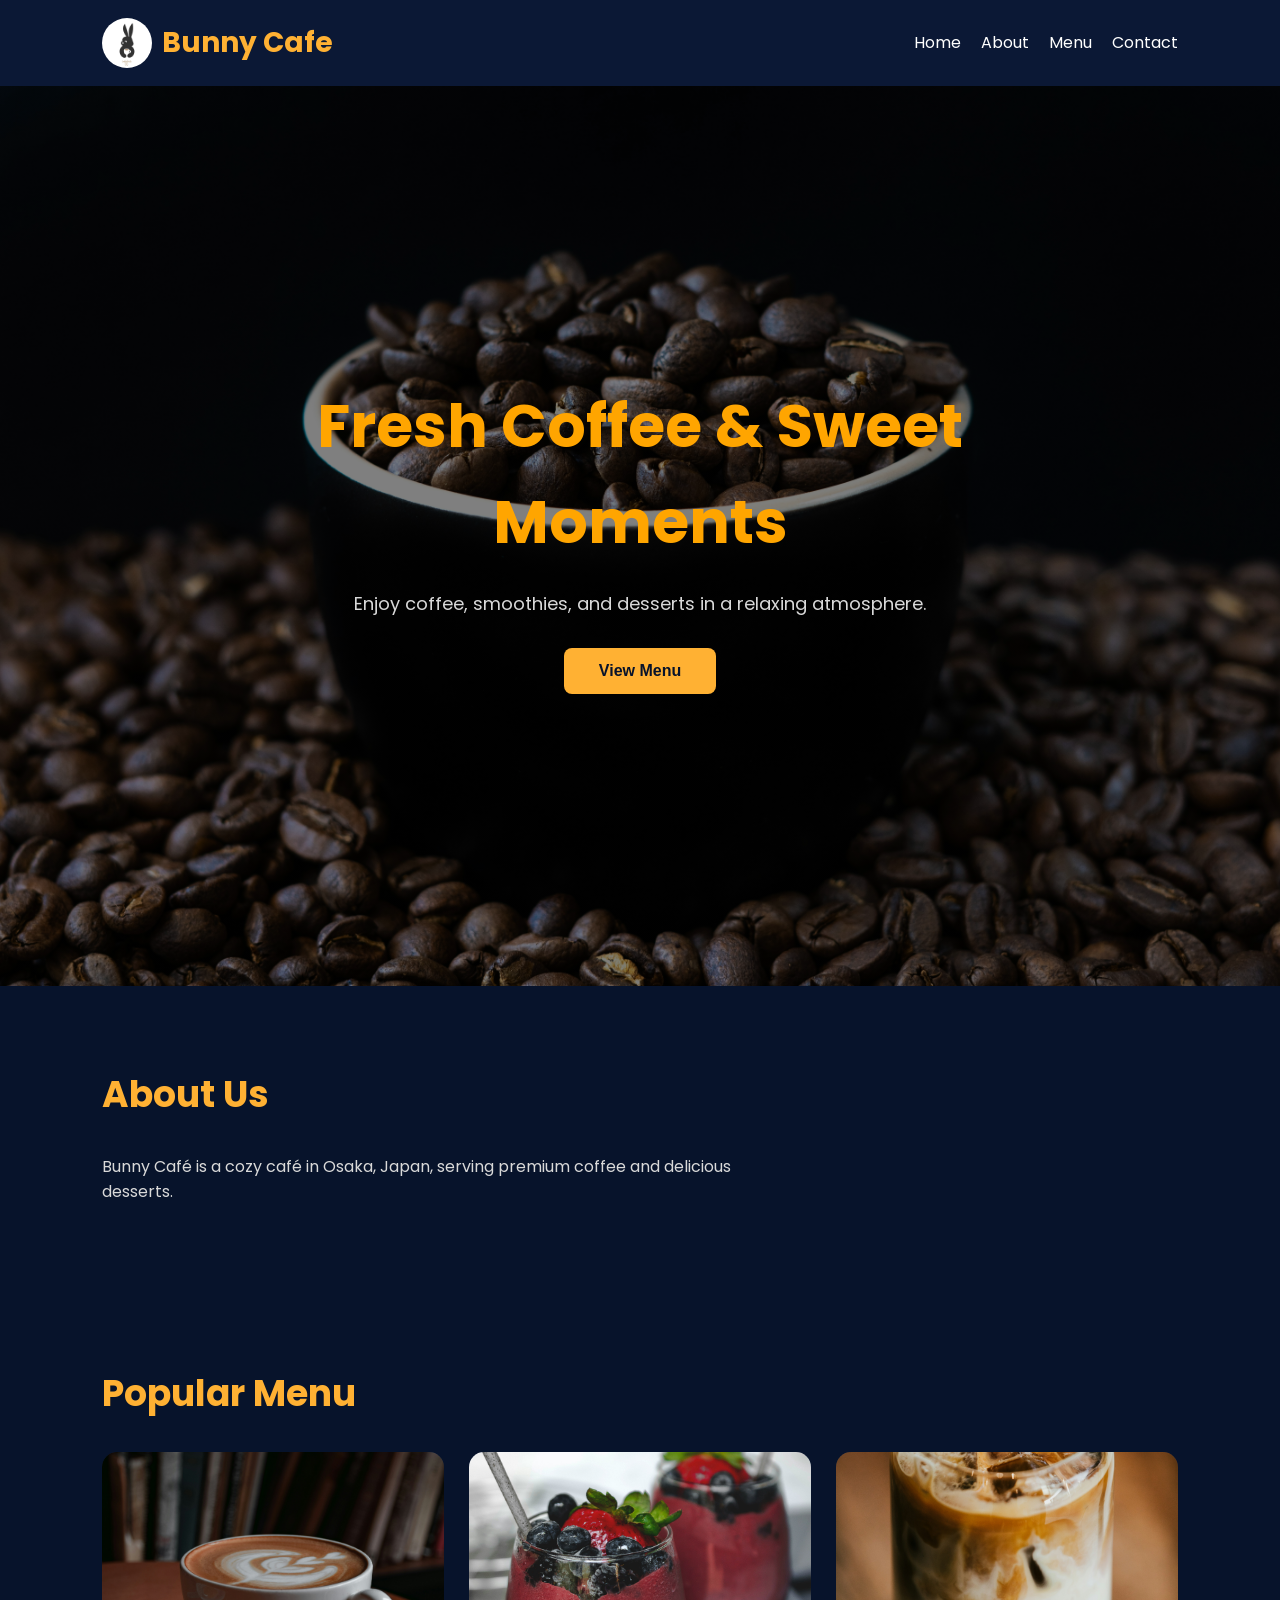
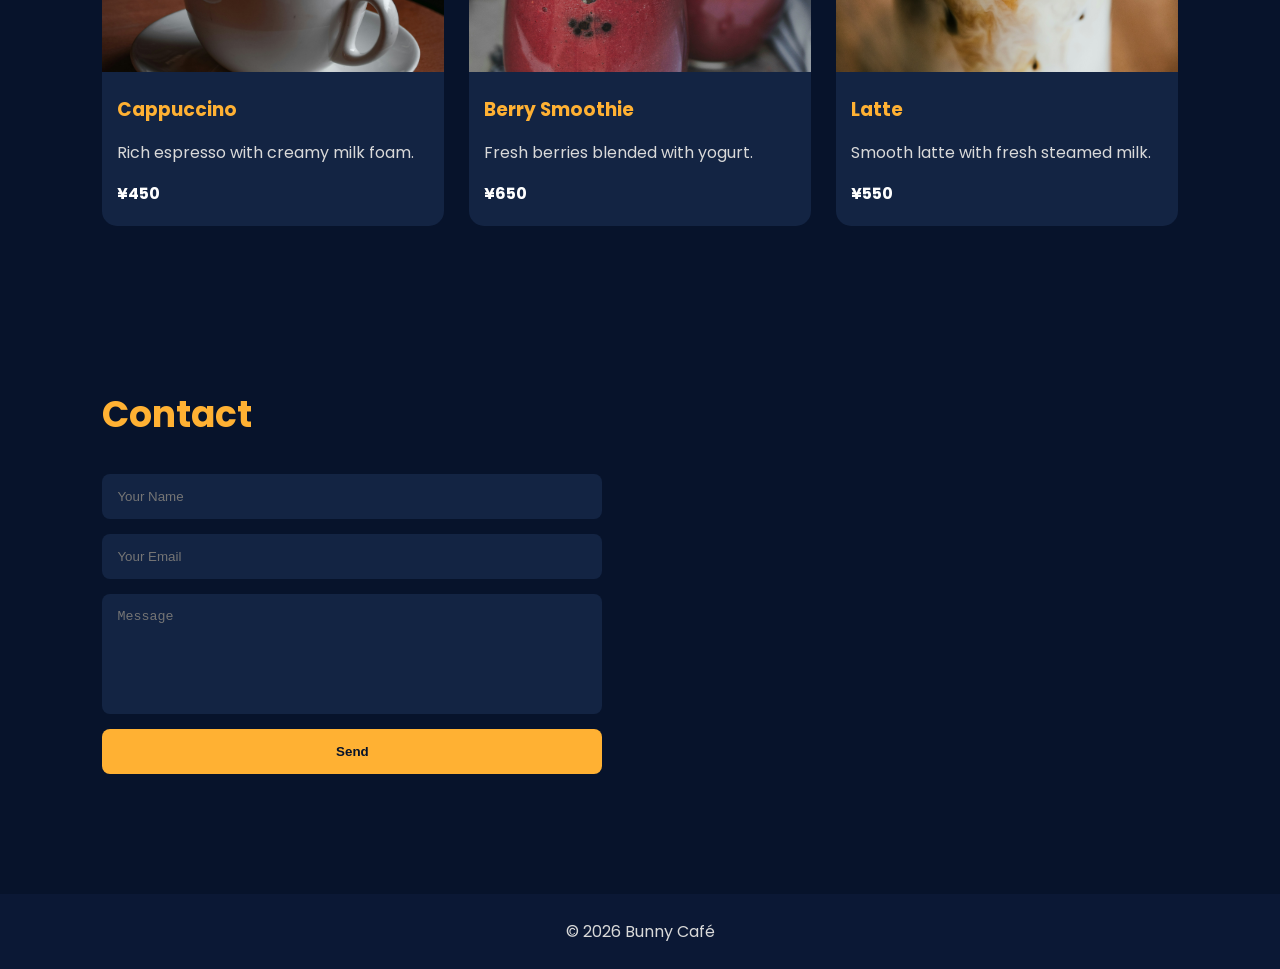
<file: For github/cafe/index.html>
<!DOCTYPE html>
<html lang="en">
<head>
    <meta charset="UTF-8">
    <meta name="viewport" content="width=device-width, initial-scale=1.0">

    <title>Bunny Café</title>

    <link rel="stylesheet" href="style.css">
    <script src="script.js" defer></script>
</head>

<body>

    <!-- HEADER -->
    <header>

        <div class="logo">
            <img src="log.1.jpg" alt="Bunny cafe logo">
            <span>Bunny Cafe</span>
        </div>

        <button class="menu-btn">☰</button>

        <nav>
            <a href="#home">Home</a>
            <a href="#about">About</a>
            <a href="#menu">Menu</a>
            <a href="#contact">Contact</a>
        </nav>

    </header>


    <!-- HERO -->
    <section id="home" class="hero">

        <div class="hero-content">

            <h1>Fresh Coffee & Sweet Moments</h1>

            <p>
                Enjoy coffee, smoothies, and desserts
                in a relaxing atmosphere.
            </p>

            <button>View Menu</button>

        </div>

    </section>


    <!-- ABOUT -->
    <section id="about">

        <h2>About Us</h2>

        <p>
            Bunny Café is a cozy café in Osaka, Japan,
            serving premium coffee and delicious desserts.
        </p>

    </section>


    <!-- MENU -->
    <section id="menu">

        <h2>Popular Menu</h2>

        <div class="menu-container">

            <div class="menu-item">

                <img src="img4.jpg" alt="Cappuccino">

                <h3>Cappuccino</h3>

                <p>Rich espresso with creamy milk foam.</p>

                <span>¥450</span>

            </div>

            <div class="menu-item">

                <img src="berry.jpg" alt="Berry Smoothie">

                <h3>Berry Smoothie</h3>

                <p>Fresh berries blended with yogurt.</p>

                <span>¥650</span>

            </div>

            <div class="menu-item">

                <img src="latte.jpg" alt="Latte">

                <h3>Latte</h3>

                <p>Smooth latte with fresh steamed milk.</p>

                <span>¥550</span>

            </div>

        </div>

    </section>


    <!-- CONTACT -->
    <section id="contact">

        <h2>Contact</h2>

        <form class="contact-form">

            <input type="text" placeholder="Your Name" required>

            <input type="email" placeholder="Your Email" required>

            <textarea placeholder="Message"></textarea>

            <button type="submit">Send</button>

        </form>

    </section>


    <!-- FOOTER -->
    <footer>

        <p>© 2026 Bunny Café</p>

    </footer>

</body>
</html>
</file>
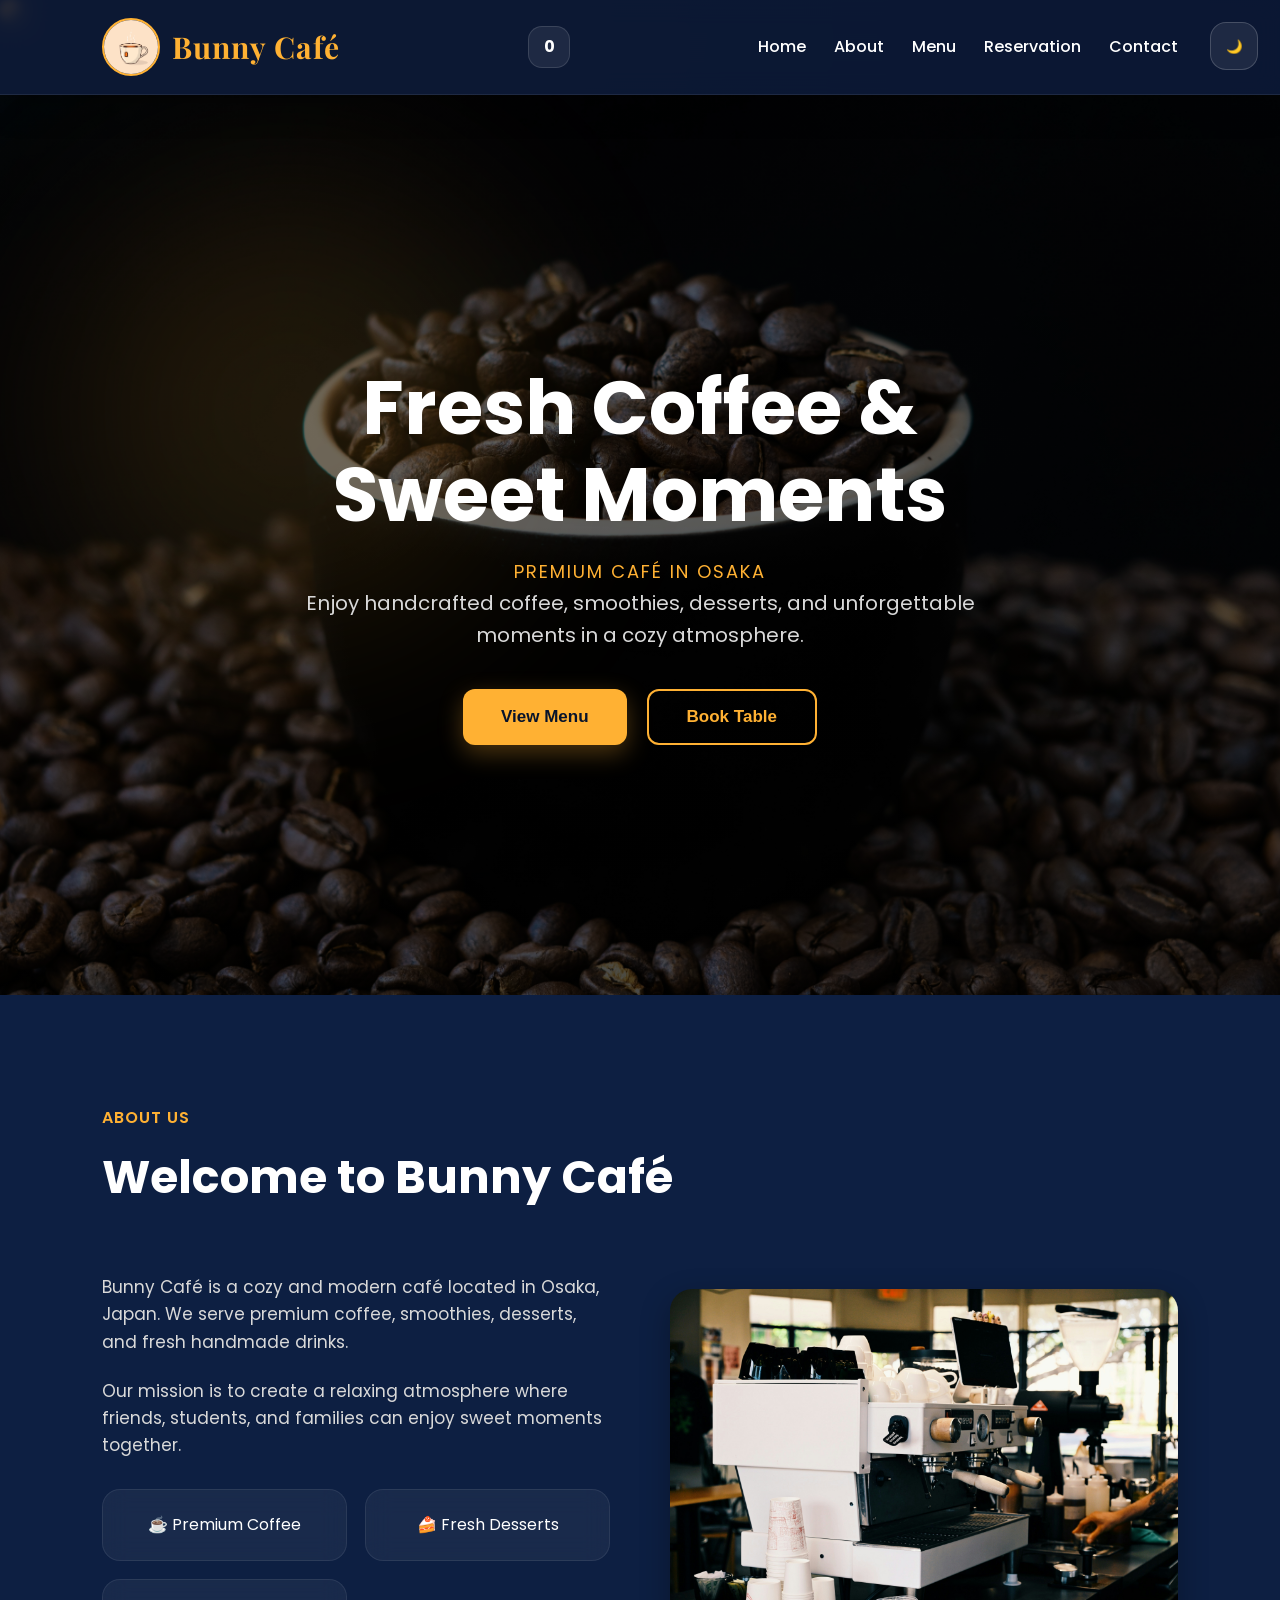
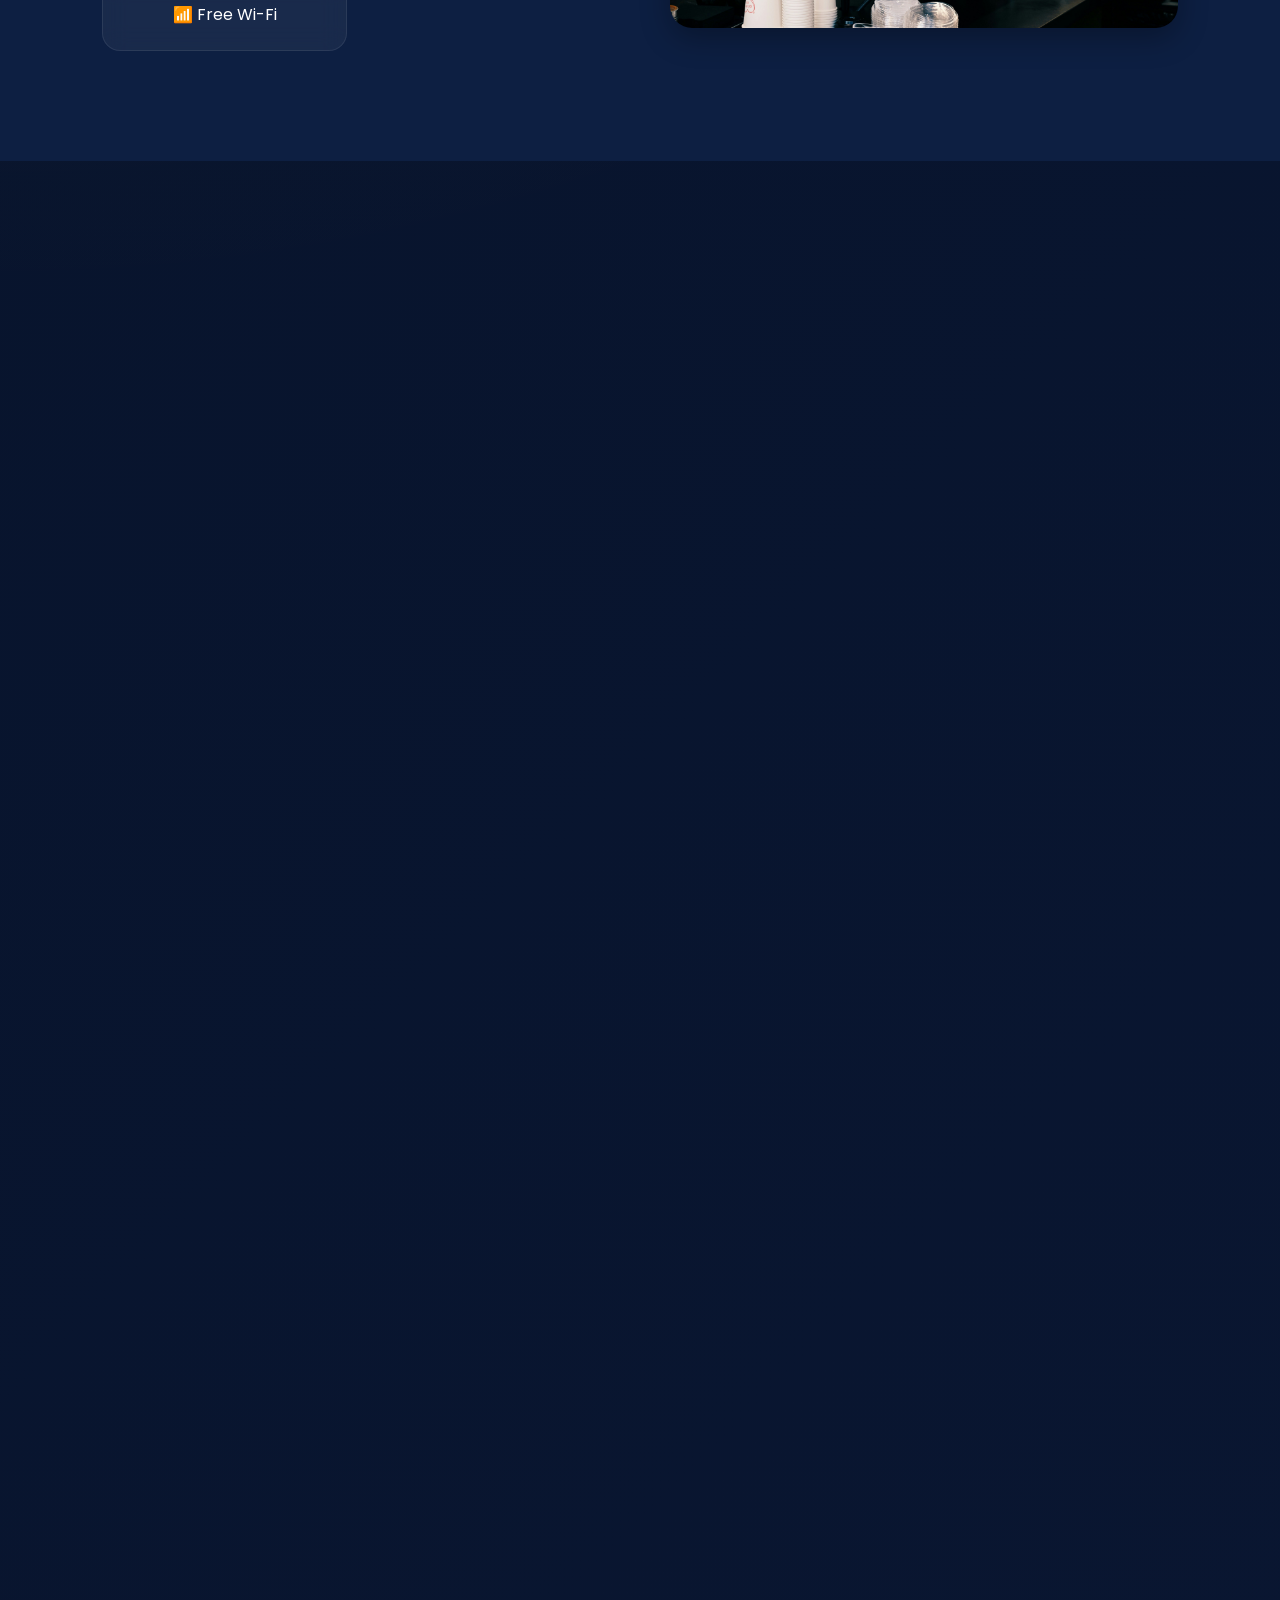
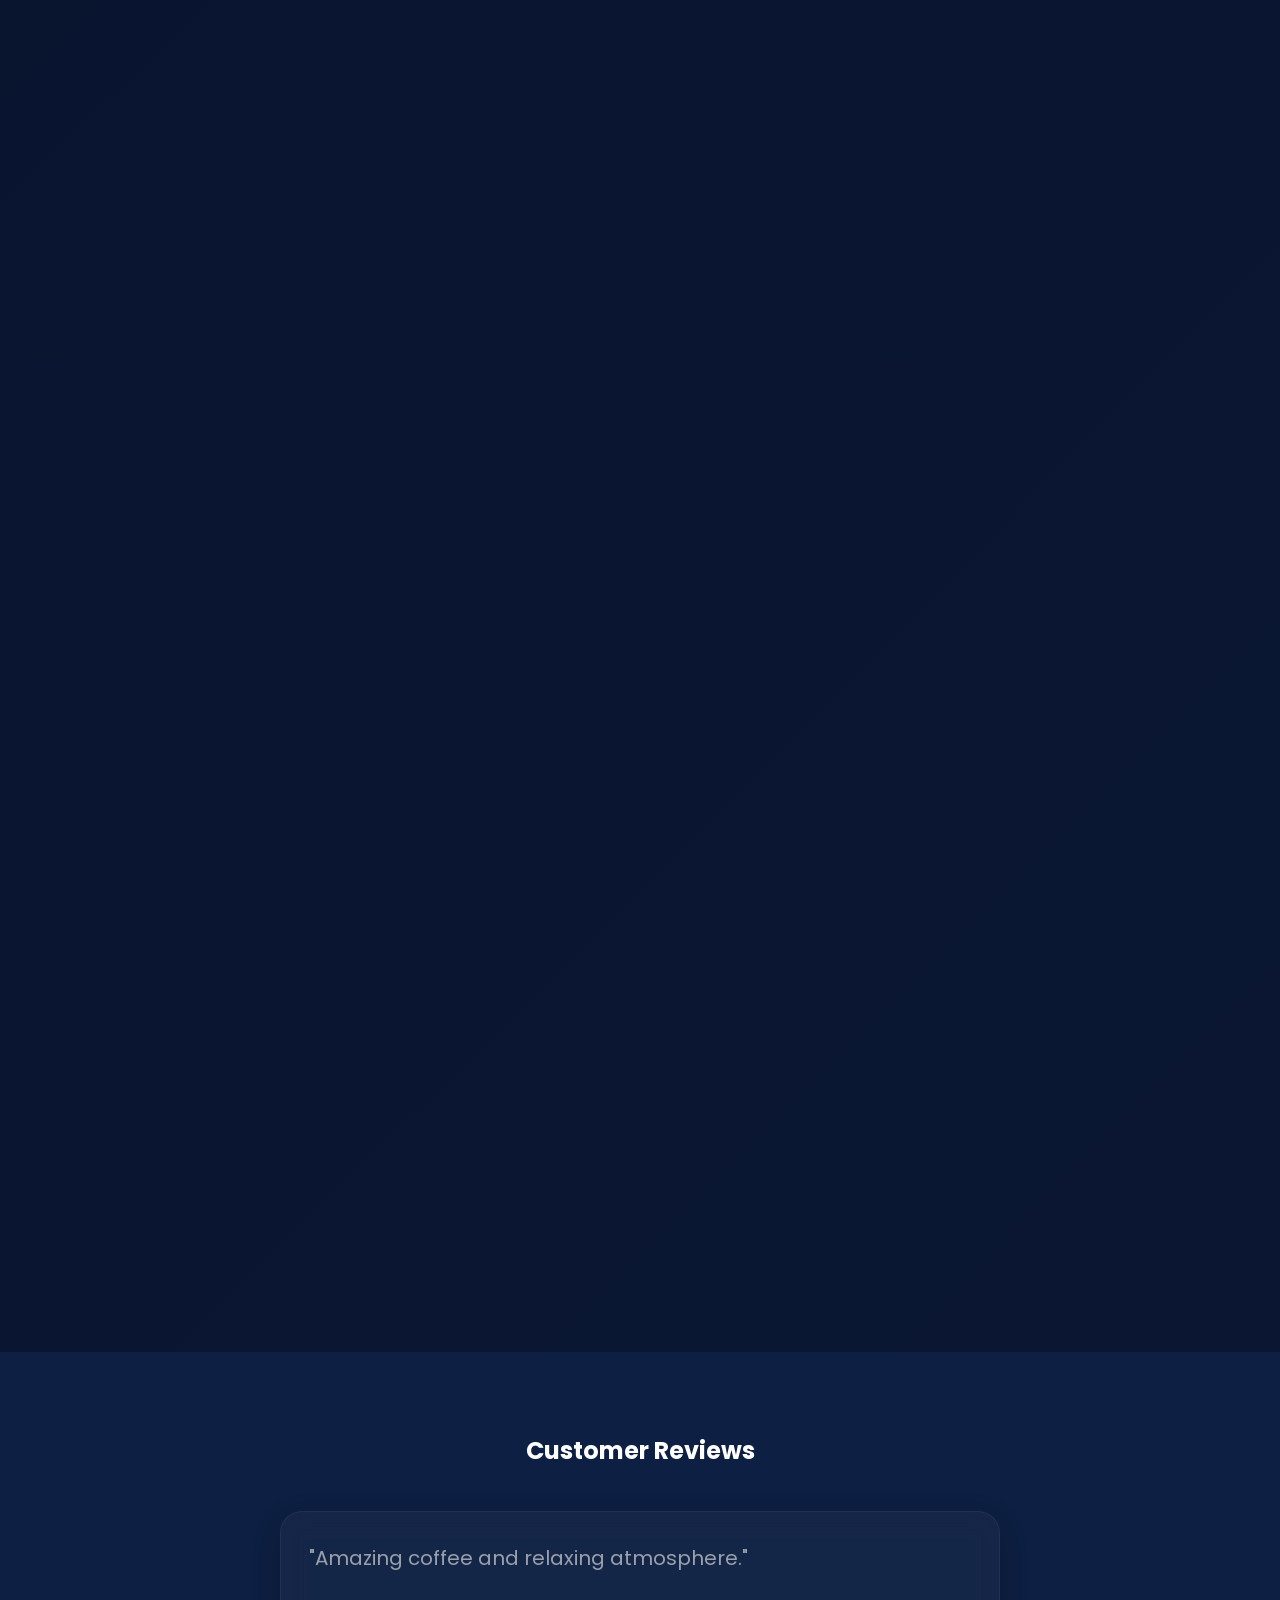
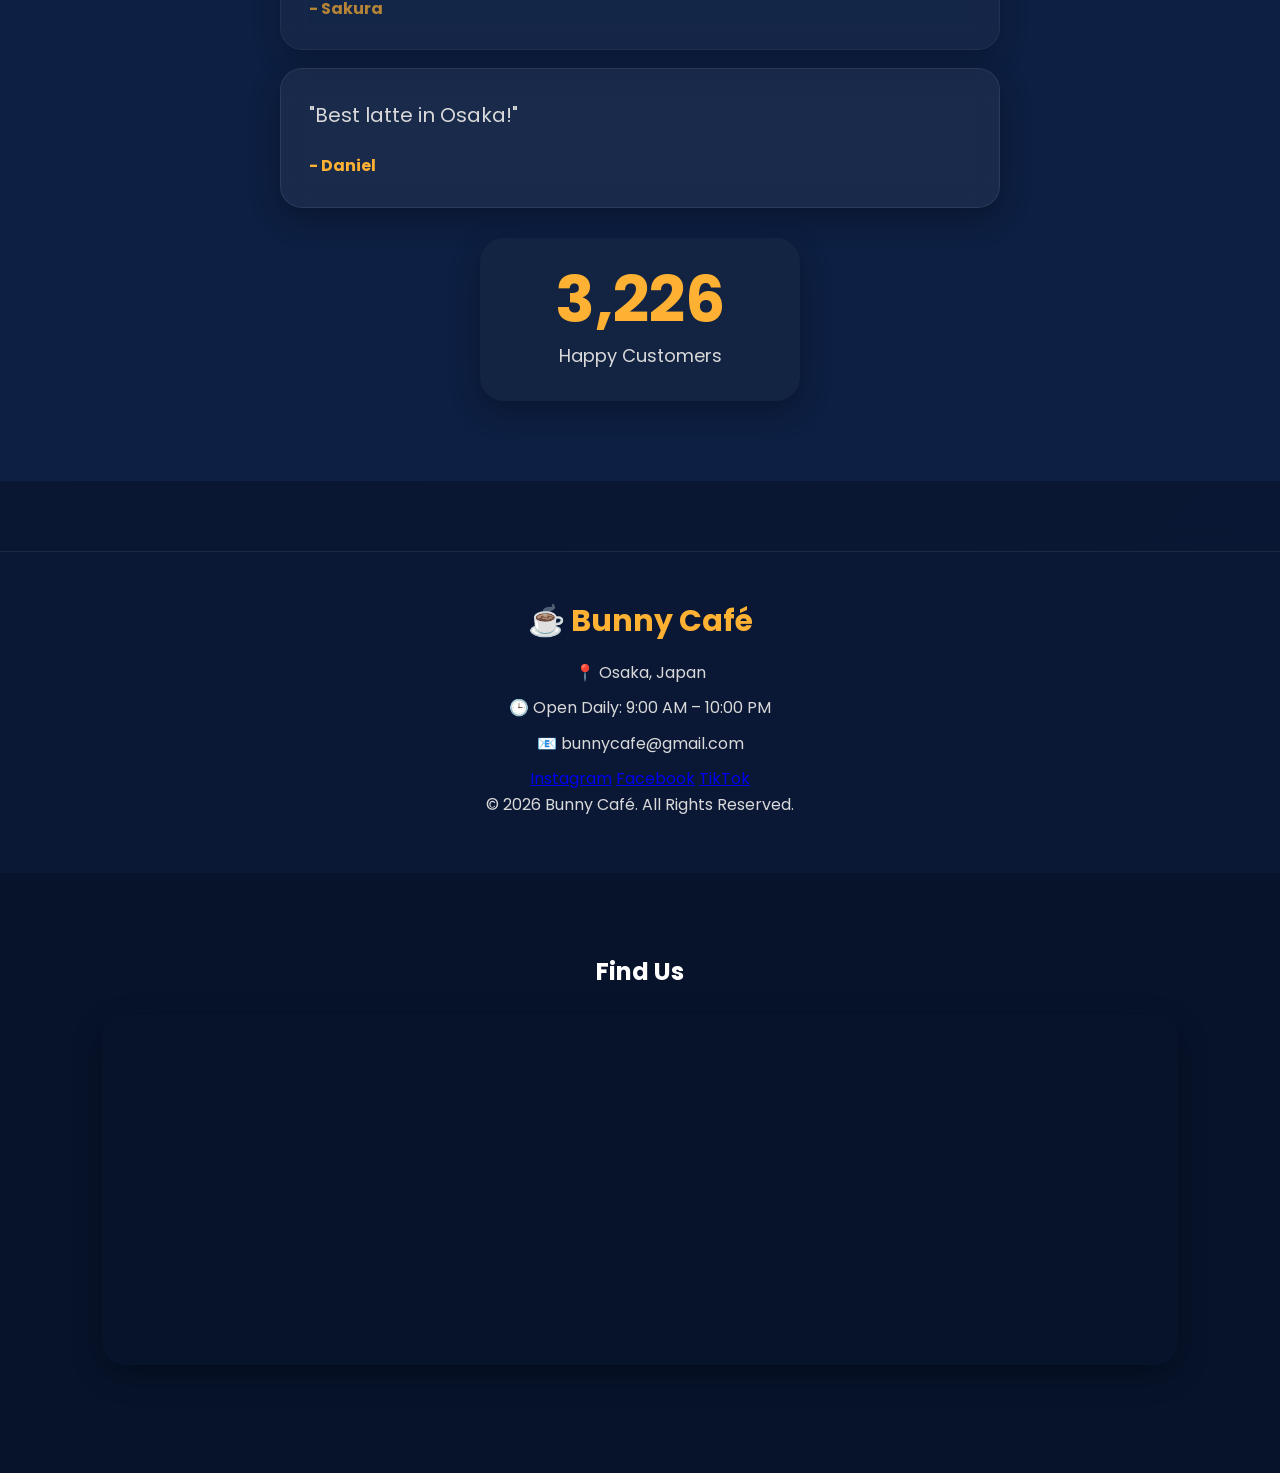
<file: For github/exercise/cafe/index.html>
<!DOCTYPE html>
<html lang="en">

<head>

    <meta charset="UTF-8">

    <meta name="viewport" content="width=device-width, initial-scale=1.0">

    <title>Bunny Café</title>

    <!-- GOOGLE FONT -->

    <link rel="preconnect" href="https://fonts.googleapis.com">

    <link rel="preconnect" href="https://fonts.gstatic.com" crossorigin>

    <link href="https://fonts.googleapis.com/css2?family=Poppins:wght@300;400;500;600;700&display=swap"
        rel="stylesheet">

    <!-- CSS -->

    <link rel="stylesheet" href="style.css">

    <!-- JAVASCRIPT -->

    <script src="script.js" defer></script>
    <link href="https://fonts.googleapis.com/css2?family=Playfair+Display:wght@700&display=swap" rel="stylesheet">
    <meta name="description" content="Bunny Café Osaka - Premium coffee, smoothies and desserts.">

    <link rel="icon" href="logo.jpg">
</head>

<body>
    <div class="cursor"></div>

    <!-- HEADER -->

    <header>

        <div class="logo">

            <img src="logo.jpg" alt="Bunny Café Logo">

            <span>Bunny Café</span>

        </div>

        <button class="menu-btn" aria-label="Toggle navigation" aria-expanded="false" type="button">
            ☰
        </button>

        <div class="cart-badge" aria-label="Cart items">
            <span id="cartCount">0</span>
        </div>

        <nav aria-label="Primary navigation">

            <a href="#home">Home</a>

            <a href="#about">About</a>

            <a href="#menu">Menu</a>

            <a href="#reservation">Reservation</a>

            <a href="#contact">Contact</a>

        </nav>

    </header>

    <main>

    <!-- HERO SECTION -->
    <section id="home" class="hero">
        <div class="overlay"></div>

        <div class="hero-content">
            <h1 id="typing"></h1>

            <span class="hero-subtitle">
                Premium Café in Osaka
            </span>

            <p>
                Enjoy handcrafted coffee, smoothies, desserts,
                and unforgettable moments in a cozy atmosphere.
            </p>

            <div class="hero-buttons">
                <button id="viewMenuBtn" type="button">View Menu</button>

                <button id="bookTableBtn" class="secondary-btn" type="button">
                    Book Table
                </button>
            </div>
        </div>
    </section>


    <!-- ABOUT -->

    <section id="about">

        <div class="section-title">

            <span>About Us</span>

            <h2>Welcome to Bunny Café</h2>

        </div>

        <div class="about-container">

            <div class="about-text">

                <p>
                    Bunny Café is a cozy and modern café
                    located in Osaka, Japan.
                    We serve premium coffee, smoothies,
                    desserts, and fresh handmade drinks.
                </p>

                <p>
                    Our mission is to create a relaxing
                    atmosphere where friends, students,
                    and families can enjoy sweet moments together.
                </p>

                <div class="about-features">

                    <div class="feature-card">
                        ☕ Premium Coffee
                    </div>

                    <div class="feature-card">
                        🍰 Fresh Desserts
                    </div>

                    <div class="feature-card">
                        📶 Free Wi-Fi
                    </div>

                </div>

            </div>

            <div class="about-image">
                <img src="cafe (2).jpg" alt="Bunny Café Interior" loading="lazy">
            </div>

        </div>

    </section>

    <button id="themeToggle" class="theme-toggle" aria-label="Toggle dark mode" title="Toggle dark mode" type="button" aria-pressed="false">
        🌙
    </button>


    <!-- MENU -->

    <section id="menu">

        <div class="section-title">

            <span>Our Menu</span>

            <h2>Popular Drinks</h2>

        </div>

        <div class="menu-container">


            <!-- CAPPUCCINO -->

            <div class="menu-item">



                <img src="capcuno.jpg" alt="Cappuccino" loading="lazy">

                <div class="menu-content">

                    <h3>Cappuccino</h3>

                    <p>
                        Rich espresso with creamy milk foam.
                    </p>

                    <span>¥450</span>
                    <button type="button" data-item="Cappuccino">Order Now</button>

                </div>

            </div>


            <!-- SMOOTHIE -->

            <div class="menu-item">

                <img src="berry.jpg" alt="Berry Smoothie" loading="lazy">

                <div class="menu-content">

                    <h3>Berry Smoothie</h3>

                    <p>
                        Fresh berries blended with yogurt.
                    </p>

                    <span>¥650</span>
                    <button type="button" data-item="Berry Smoothie">Order Now</button>

                </div>

            </div>


            <!-- LATTE -->

            <div class="menu-item">

                <img src="latte.jpg" alt="Latte" loading="lazy">

                <div class="menu-content">

                    <h3>Latte</h3>

                    <p>
                        Smooth latte with fresh steamed milk.
                    </p>

                    <span>¥550</span>
                    <button type="button" data-item="Latte">Order Now</button>

                </div>

            </div>


            <!-- ESPRESSO -->

            <div class="menu-item">

                <img src="epresso.jpg" alt="Espresso" loading="lazy">

                <div class="menu-content">

                    <h3>Espresso</h3>

                    <p>
                        Strong and aromatic premium espresso.
                    </p>

                    <span>¥400</span>
                    <button type="button" data-item="Espresso">Order Now</button>

                </div>

            </div>

        </div>

    </section>


    <!-- RESERVATION -->

    <section id="reservation">

        <div class="section-title">

            <span>Book Table</span>

            <h2>Reservation</h2>

        </div>

        <div class="reservation-box">

            <form id="reservationForm" class="reservation-form">
                <label class="sr-only" for="guestName">Your Name</label>
                <input type="text" id="guestName" name="guestName" placeholder="Your Name" required>

                <label class="sr-only" for="guestCount">Number of Guests</label>
                <input type="number" id="guestCount" name="guestCount" placeholder="Number of Guests" min="1" required>

                <div class="button-row">
                    <button type="submit">Reserve Table</button>
                    <button type="button" id="recommendBtn">Recommend Drink</button>
                </div>

                <p id="guestResult" aria-live="polite"></p>
                <p id="recommendResult" aria-live="polite"></p>
            </form>

            <div class="reservation-image">
                <img src="cafe.jpg" alt="Bunny Café Interior" loading="lazy">
            </div>
        </div>


    </section>


    <!-- CONTACT -->

    <section id="contact">

        <div class="section-title">

            <span>Get In Touch</span>

            <h2>Contact Us</h2>

        </div>

        <form class="contact-form">

            <label class="sr-only" for="contactName">Your Name</label>
            <input id="contactName" name="contactName" type="text" placeholder="Your Name" required>

            <label class="sr-only" for="contactEmail">Your Email</label>
            <input id="contactEmail" name="contactEmail" type="email" placeholder="Your Email" required>

            <label class="sr-only" for="contactMessage">Message</label>
            <textarea id="contactMessage" name="contactMessage" placeholder="Message" rows="5" required></textarea>

            <button type="submit">
                Send Message
            </button>

        </form>

    </section>

    <section id="reviews">

        <h2>Customer Reviews</h2>

        <div class="review active">
            <p>"Amazing coffee and relaxing atmosphere."</p>
            <h4>- Sakura</h4>
        </div>

        <div class="review">
            <p>"Best latte in Osaka!"</p>
            <h4>- Daniel</h4>
        </div>

        <div class="stats" data-target="5000" aria-labelledby="customers-label">
            <h3 id="customers">0</h3>
            <p id="customers-label">Happy Customers</p>
        </div>

    </section>


    <!-- FOOTER -->

    <footer>

        <div class="footer-logo">
            ☕ Bunny Café
        </div>

        <p>📍 Osaka, Japan</p>
        <p>🕒 Open Daily: 9:00 AM – 10:00 PM</p>
        <p>📧 bunnycafe@gmail.com</p>

        <div class="socials">
            <a href="#">Instagram</a>
            <a href="#">Facebook</a>
            <a href="#">TikTok</a>
        </div>

        <p class="copyright">
            © 2026 Bunny Café. All Rights Reserved.
        </p>

    </footer>

    <section id="map">

        <h2>Find Us</h2>

        <iframe src="https://www.google.com/maps/embed?pb=" width="100%" height="350" style="border:0;"
            allowfullscreen="" loading="lazy">
        </iframe>

    </section>

    </main>

    <div id="loader">
        <div class="spinner"></div>
    </div>
</body>


</html>
</file>
<file: For github/cafe/style.css>
@import url('https://fonts.googleapis.com/css2?family=Poppins:wght@300;400;500;600;700&display=swap');

*{
    margin:0;
    padding:0;
    box-sizing:border-box;
    scroll-behavior:smooth;
}

:root{
    --bg:#07132b;
    --card:#132443;
    --header:#0b1835;
    --main:#ffb133;
    --white:#ffffff;
    --light:#d9d9d9;
}

body{
    font-family:'Poppins',sans-serif;
    background:var(--bg);
    color:var(--white);
    line-height:1.6;
}

/* HEADER */

header{
    background:var(--header);
    padding:18px 8%;
    display:flex;
    justify-content:space-between;
    align-items:center;
    position:sticky;
    top:0;
}

.logo{
    display:flex;
    align-items:center;
    gap:10px;

    font-size:28px;
    font-weight:700;
    color:var(--main);
}

.logo img{
    width: 50px;
    height: 50px;
    object-fit: cover;
    border-radius: 50%;
}

nav{
    display:flex;
    gap:20px;
}

nav a{
    color:white;
    text-decoration:none;
    transition:0.3s;
}

nav a:hover{
    color:var(--main);
}

.menu-btn{
    display:none;
    background:none;
    border:none;
    color:white;
    font-size:28px;
    cursor:pointer;
}

/* HERO */

.hero{
    height:100vh;
    background:
    linear-gradient(rgba(0,0,0,0.5),
    rgba(0,0,0,0.5)),
    url("img1.jpg");

    background-size:cover;
    background-position:center;

    display:flex;
    justify-content:center;
    align-items:center;
    text-align:center;
    padding:20px;
}

.hero-content{
    max-width:700px;
}

.hero h1{
    font-size:60px;
    color:var(--main);
    margin-bottom:20px;
}

.hero p{
    font-size:18px;
    margin-bottom:30px;
    color:var(--light);
}

.hero button{
    padding:14px 35px;
    border:none;
    background:var(--main);
    color:var(--bg);
    border-radius:8px;
    font-size:16px;
    font-weight:600;
    cursor:pointer;
}

.hero button:hover{
    background:white;
}

/* SECTION */

section{
    padding:80px 8%;
}

section h2{
    font-size:36px;
    color:var(--main);
    margin-bottom:30px;
}

/* ABOUT */

#about p{
    max-width:700px;
    color:var(--light);
}

/* MENU */

.menu-container{
    display:grid;
    grid-template-columns:repeat(auto-fit,minmax(250px,1fr));
    gap:25px;
}

.menu-item{
    background:var(--card);
    border-radius:15px;
    overflow:hidden;
}

.menu-item img{
    width:100%;
    height:220px;
    object-fit:cover;
}

.menu-item h3{
    color:var(--main);
    margin:15px;
}

.menu-item p{
    margin:0 15px 15px;
    color:var(--light);
}

.menu-item span{
    display:block;
    margin:0 15px 20px;
    font-weight:bold;
}

/* CONTACT */

.contact-form{
    display:flex;
    flex-direction:column;
    gap:15px;
    max-width:500px;
}

.contact-form input,
.contact-form textarea{
    padding:15px;
    border:none;
    border-radius:8px;
    background:var(--card);
    color:white;
    outline:none;
}

.contact-form textarea{
    min-height:120px;
    resize:none;
}

.contact-form button{
    padding:15px;
    border:none;
    background:var(--main);
    color:var(--bg);
    border-radius:8px;
    font-weight:600;
    cursor:pointer;
}

.contact-form button:hover{
    background:white;
}

/* FOOTER */

footer{
    background:var(--header);
    text-align:center;
    padding:25px;
    margin-top:40px;
}

footer p{
    color:var(--light);
}

/* MOBILE */

@media(max-width:768px){

    .menu-btn{
        display:block;
    }

    nav{
        position:absolute;
        top:80px;
        right:20px;
        background:var(--card);
        flex-direction:column;
        width:200px;
        padding:20px;
        border-radius:10px;
        display:none;
    }

    nav.active{
        display:flex;
    }

    .hero h1{
        font-size:40px;
    }

    .hero p{
        font-size:16px;
    }

    section{
        padding:70px 6%;
    }
}
</file>
<file: For github/exercise/cafe/style.css>
@import url('https://fonts.googleapis.com/css2?family=Poppins:wght@300;400;500;600;700&display=swap');

* {
    margin: 0;
    padding: 0;
    box-sizing: border-box;
    scroll-behavior: smooth;
}

:root {
    --bg: #07132b;
    --card: #132443;
    --header: #0b1835;
    --main: #ffb133;
    --white: #ffffff;
    --light: #d9d9d9;
    --shadow: 0 10px 30px rgba(0, 0, 0, 0.3);
    --glass: rgba(255, 255, 255, 0.05);
    --radius: 18px;
}

.sr-only {
    position: absolute;
    width: 1px;
    height: 1px;
    padding: 0;
    margin: -1px;
    overflow: hidden;
    clip: rect(0, 0, 0, 0);
    white-space: nowrap;
    border: 0;
}

.cart-badge {
    display: inline-flex;
    align-items: center;
    justify-content: center;
    min-width: 42px;
    min-height: 42px;
    border-radius: 14px;
    background: rgba(255, 255, 255, 0.08);
    border: 1px solid rgba(255, 255, 255, 0.12);
    color: var(--white);
    font-weight: 700;
    font-size: 16px;
    padding: 0 12px;
}

.toast {
    position: fixed;
    bottom: 24px;
    left: 50%;
    transform: translateX(-50%) translateY(16px);
    background: rgba(7, 19, 43, 0.96);
    color: var(--white);
    padding: 14px 22px;
    border-radius: 999px;
    box-shadow: var(--shadow);
    opacity: 0;
    transition: opacity 0.35s ease, transform 0.35s ease;
    z-index: 2000;
    pointer-events: none;
}

.toast.visible {
    opacity: 1;
    transform: translateX(-50%) translateY(0);
}

body.light-mode {
    --bg: #f8f5ef;
    --card: #ffffff;
    --header: rgba(255, 255, 255, 0.92);
    --main: #ffb133;
    --white: #0b1835;
    --light: #5f6b87;
    --shadow: 0 10px 25px rgba(0, 0, 0, 0.08);
    --glass: rgba(255, 255, 255, 0.65);
    background: radial-gradient(circle at top left, rgba(255, 177, 51, 0.14), transparent 30%), linear-gradient(135deg, #fdf7e8, #e7dcc9);
    color: var(--white);
}

body.light-mode header {
    background: rgba(255, 255, 255, 0.92);
    border-bottom: 1px solid rgba(11, 24, 53, 0.08);
}

body.light-mode nav a {
    color: var(--bg);
}

body.light-mode nav a:hover {
    color: var(--main);
}

body.light-mode .menu-btn {
    color: var(--bg);
}

body.light-mode .reservation-box input,
body.light-mode .contact-form input,
body.light-mode .contact-form textarea {
    background: rgba(11, 19, 43, 0.04);
    color: var(--bg);
}

body.light-mode .reservation-box,
body.light-mode .contact-form button,
body.light-mode .menu-item,
body.light-mode .feature-card,
body.light-mode .review,
body.light-mode footer,
body.light-mode #map {
    background: rgba(255, 255, 255, 0.92);
}

body.light-mode .hero p,
body.light-mode .hero h1,
body.light-mode .hero-subtitle,
body.light-mode .section-title span,
body.light-mode .section-title h2,
body.light-mode footer p,
body.light-mode .about-text p,
body.light-mode .menu-content p,
body.light-mode .feature-card,
body.light-mode .menu-content h3,
body.light-mode .review p,
body.light-mode .review h4,
body.light-mode .stats p,
body.light-mode .stats h3 {
    color: var(--bg);
}

body.light-mode button {
    color: var(--bg);
}

body.light-mode .hero button:first-child {
    background: var(--main);
    color: var(--bg);
}

body.light-mode .hero button:last-child {
    color: var(--main);
}

body {
    font-family: 'Poppins', sans-serif;
    background:
        radial-gradient(circle at top left,
            rgba(255, 177, 51, 0.08), transparent 30%),
        linear-gradient(135deg, #07132b, #0b1835);

    color: var(--white);
    line-height: 1.6;
    overflow-x: hidden;
}

#loader {
    position: fixed;
    inset: 0;
    background: rgba(7, 19, 43, 0.88);
    display: grid;
    place-items: center;
    z-index: 2000;
}

.spinner {
    width: 60px;
    height: 60px;
    border: 7px solid rgba(255, 255, 255, 0.15);
    border-top-color: var(--main);
    border-radius: 50%;
    animation: spin 1s linear infinite;
}

@keyframes spin {
    to {
        transform: rotate(360deg);
    }
}

/* SCROLLBAR */

::-webkit-scrollbar {
    width: 10px;
}

::-webkit-scrollbar-thumb {
    background: var(--main);
    border-radius: 10px;
}

/* HEADER */

header {
    background: rgba(11, 24, 53, 0.85);
    padding: 18px 8%;
    display: flex;
    justify-content: space-between;
    align-items: center;
    position: sticky;
    top: 0;
    z-index: 1000;
    backdrop-filter: blur(12px);
    box-shadow: var(--shadow);
    border-bottom: 1px solid rgba(255, 255, 255, 0.08);
}

.logo {
    display: flex;
    align-items: center;
    gap: 12px;
    font-size: 30px;
    font-weight: 700;
    color: var(--main);
}

.logo img {
    width: 58px;
    height: 58px;
    object-fit: cover;
    border-radius: 50%;
    border: 2px solid var(--main);
    transition: 0.4s;
}

.logo img:hover {
    transform: rotate(8deg) scale(1.05);
}



nav {
    display: flex;
    gap: 28px;
}

nav a {
    color: white;
    text-decoration: none;
    font-weight: 500;
    position: relative;
    transition: 0.3s;
}

nav a::after {
    content: '';
    position: absolute;
    width: 0%;
    height: 2px;
    background: var(--main);
    left: 0;
    bottom: -6px;
    transition: 0.3s;
}

nav a:hover::after {
    width: 100%;
}

nav a:hover {
    color: var(--main);
}

@media(max-width:768px) {

    .menu-btn {
        display: block;
        z-index: 1001;
    }

    nav {
        position: absolute;
        top: 85px;
        right: 20px;
        background: #132443;
        flex-direction: column;
        width: 230px;
        padding: 25px;
        border-radius: 18px;
        display: none;
        box-shadow: 0 10px 30px rgba(0, 0, 0, 0.4);
    }

    nav.active {
        display: flex;
    }

}

.theme-toggle {
    position: fixed;
    top: 22px;
    right: 22px;
    width: 48px;
    height: 48px;
    border-radius: 16px;
    border: 1px solid rgba(255, 255, 255, 0.18);
    background: rgba(255, 255, 255, 0.08);
    color: white;
    display: grid;
    place-items: center;
    cursor: pointer;
    transition: all 0.3s ease;
    z-index: 1002;
}

body.light-mode .theme-toggle {
    background: rgba(0, 0, 0, 0.06);
    color: var(--bg);
    border-color: rgba(11, 24, 53, 0.12);
}

.menu-btn {
    display: none;
    background: none;
    border: none;
    color: white;
    font-size: 32px;
    cursor: pointer;
}

/* HERO */

.hero {
    min-height: 100vh;

    background:
        linear-gradient(rgba(0, 0, 0, 0.6),
            rgba(0, 0, 0, 0.7)),
        url("img1.jpg");

    background-size: cover;
    background-position: center;

    display: flex;
    justify-content: center;
    align-items: center;
    text-align: center;
    padding: 20px;
    position: relative;
}

.hero::before {
    content: '';
    position: absolute;
    width: 450px;
    height: 450px;
    background: rgba(255, 177, 51, 0.12);
    border-radius: 50%;
    filter: blur(100px);
    top: 10%;
    left: 5%;
}

.hero-content {
    max-width: 760px;
    position: relative;
    z-index: 2;
    animation: fadeUp 1.2s ease;
}

.hero-subtitle {
    color: var(--main);
    font-size: 18px;
    letter-spacing: 2px;
    text-transform: uppercase;
}

.hero h1 {
    font-size: 75px;
    color: var(--white);
    margin: 20px 0;
    line-height: 1.15;
}


.hero h1 span {
    color: var(--main);
}

.hero p {
    font-size: 20px;
    margin-bottom: 38px;
    color: var(--light);
}

.hero-buttons {
    display: flex;
    justify-content: center;
    gap: 20px;
    flex-wrap: wrap;
}

.hero button {
    padding: 16px 38px;
    border: none;
    border-radius: 12px;
    font-size: 17px;
    font-weight: 600;
    cursor: pointer;
    transition: 0.4s;
    position: relative;
    overflow: hidden;
}

.hero button::before {
    content: '';
    position: absolute;
    top: 0;
    left: -100%;
    width: 100%;
    height: 100%;
    background: linear-gradient(90deg, transparent, rgba(255, 255, 255, 0.18), transparent);
    transition: transform 0.4s ease;
}

.hero button:hover::before {
    transform: translateX(100%);
}

.hero button:first-child {
    background: var(--main);
    color: var(--bg);
    box-shadow: 0 8px 25px rgba(255, 177, 51, 0.25);
}

.hero button.secondary-btn {
    background: transparent;
    border: 2px solid var(--main);
    color: var(--main);
}

.hero button:hover {
    transform: translateY(-3px) scale(1.02);
}

.hero button:first-child {
    background: var(--main);
    color: var(--bg);
    box-shadow: 0 8px 25px rgba(255, 177, 51, 0.3);
}

.hero button:last-child {
    background: transparent;
    border: 2px solid var(--main);
    color: var(--main);
}

.hero button:hover {
    transform: translateY(-5px) scale(1.04);
}

/* SECTION */

section {
    padding: 110px 8%;
}

.section-title {
    margin-bottom: 60px;
}

.section-title span {
    color: var(--main);
    font-weight: 600;
    letter-spacing: 1px;
    text-transform: uppercase;
}

.section-title h2 {
    font-size: 46px;
    margin-top: 10px;
}

/* ABOUT */

.about-container {
    display: grid;
    grid-template-columns: 1fr 1fr;
    gap: 60px;
    align-items: center;
}

.about-text p {
    color: var(--light);
    margin-bottom: 22px;
    font-size: 17px;
}

.about-image img {
    width: 100%;
    border-radius: 22px;
    box-shadow: var(--shadow);
    transition: 0.4s;
}

.about-image img:hover {
    transform: scale(1.03);
}

.about-features {
    display: grid;
    grid-template-columns: repeat(auto-fit, minmax(180px, 1fr));
    gap: 18px;
    margin-top: 30px;
}

.feature-card {
    background: var(--glass);
    border: 1px solid rgba(255, 255, 255, 0.08);
    backdrop-filter: blur(12px);
    padding: 22px;
    border-radius: 18px;
    text-align: center;
    transition: 0.4s;
}

.feature-card:hover {
    transform: translateY(-8px);
    background: rgba(255, 177, 51, 0.12);
}

/* MENU */

.menu-container {
    display: grid;
    grid-template-columns: repeat(auto-fit, minmax(270px, 1fr));
    gap: 32px;
}

.menu-item {
    background: var(--card);
    border-radius: 22px;
    overflow: hidden;
    transition: 0.4s;
    box-shadow: var(--shadow);
    position: relative;
}

.menu-item:hover {
    transform: translateY(-12px);
}

.menu-item img {
    width: 100%;
    height: 250px;
    object-fit: cover;
    transition: 0.5s;
}

.menu-item:hover img {
    transform: scale(1.08);
}

.menu-content {
    padding: 22px;
}

.menu-content h3 {
    color: var(--main);
    margin-bottom: 12px;
    font-size: 26px;
}

.menu-content p {
    color: var(--light);
    margin-bottom: 18px;
}

.menu-content span {
    font-size: 22px;
    font-weight: 700;
}

/* RESERVATION */

.reservation-box {
    background: var(--glass);
    border: 1px solid rgba(255, 255, 255, 0.08);
    backdrop-filter: blur(12px);
    padding: 35px;
    border-radius: 22px;
    display: grid;
    grid-template-columns: 1fr 320px;
    gap: 24px;
    align-items: start;
    box-shadow: var(--shadow);
}

.reservation-box .reservation-image {
    min-width: 0;
}

.reservation-box .reservation-image img {
    width: 100%;
    border-radius: 22px;
    box-shadow: var(--shadow);
    transition: 0.4s;
}

.reservation-box .reservation-image img:hover {
    transform: scale(1.03);
}

.reservation-box input {
    padding: 16px;
    border: none;
    border-radius: 12px;
    background: var(--card);
    color: var(--white);
    font-size: 16px;
    outline: none;
}

/* improved focus visible for keyboard users */
input:focus-visible,
button:focus-visible,
a:focus-visible {
    outline: 3px solid rgba(255, 177, 51, 0.18);
    outline-offset: 3px;
}

/* use variable for button radius */
button {
    border-radius: var(--radius);
}

.reservation-form {
    display: flex;
    flex-direction: column;
    gap: 18px;
}

.button-row {
    display: grid;
    grid-template-columns: repeat(2, minmax(0, 1fr));
    gap: 16px;
}

.reservation-box input:focus {
    border: 2px solid var(--main);
}

.reservation-box button {
    padding: 16px;
    border: none;
    border-radius: 12px;
    background: var(--main);
    color: #07132b;
    font-weight: 600;
    cursor: pointer;
    transition: 0.4s;
}

.reservation-box button:hover {
    background: white;
    transform: translateY(-4px);
}


.reservation-image img {
    width: 100%;
    border-radius: 22px;
    box-shadow: var(--shadow);
    transition: 0.4s;
}

.reservation-image img:hover {
    transform: scale(1.03);
}

#guestResult {
    color: var(--main);
    font-weight: 600;
}

#recommendResult {
    color: var(--light);
}

/* Reduced motion preference */
@media (prefers-reduced-motion: reduce) {
    * {
        animation-duration: 0.01ms !important;
        animation-iteration-count: 1 !important;
        transition-duration: 0.01ms !important;
        scroll-behavior: auto !important;
    }
}

/* Responsive reservation layout for larger screens */
@media (min-width: 900px) {
    .reservation-box {
        display: grid;
        grid-template-columns: 1fr 260px;
        align-items: start;
    }

    .reservation-box input {
        margin-bottom: 0;
    }

    .reservation-box > .reservation-image {
        margin-left: 12px;
    }
}

/* subtle cursor styling */
.cursor {
    width: 18px;
    height: 18px;
    filter: blur(4px);
}

/* CONTACT */

.contact-form {
    display: flex;
    flex-direction: column;
    gap: 20px;
    max-width: 600px;
}

.contact-form input,
.contact-form textarea {
    padding: 18px;
    border: none;
    border-radius: 12px;
    background: var(--card);
    color: white;
    font-size: 16px;
    outline: none;
}

.contact-form input:focus,
.contact-form textarea:focus {
    border: 2px solid var(--main);
}

.contact-form textarea {
    min-height: 160px;
    resize: none;
}

#about {
    background: #0d1f42;
}

#menu {
    background: #07132b;
}

#reservation {
    background: #0d1f42;
}

#contact {
    background: #07132b;
}

#reviews {
    background: #0d1f42;
    padding: 80px 8%;
}

#reviews h2 {
    text-align: center;
    color: var(--white);
    margin-bottom: 40px;
}

.review {
    max-width: 720px;
    margin: 0 auto 24px;
    opacity: 0.7;
    transition: opacity 0.4s ease, transform 0.4s ease;
    background: var(--glass);
    border: 1px solid rgba(255, 255, 255, 0.08);
    backdrop-filter: blur(12px);
    border-radius: 22px;
    padding: 28px;
    box-shadow: var(--shadow);
}

.review.active {
    opacity: 1;
    transform: translateY(-6px);
}

.review p {
    font-size: 20px;
    color: var(--light);
    line-height: 1.8;
}

.review h4 {
    margin-top: 20px;
    color: var(--main);
}

.stats {
    max-width: 320px;
    margin: 0 auto;
    text-align: center;
    color: var(--white);
    padding: 30px 20px;
    background: var(--card);
    border-radius: 24px;
    box-shadow: var(--shadow);
    transform: translateY(16px);
    opacity: 0.88;
    transition: transform 0.4s ease, opacity 0.4s ease;
}

section.show .stats {
    transform: translateY(0);
    opacity: 1;
}

.stats h3 {
    font-size: 64px;
    color: var(--main);
    line-height: 1;
}

.stats p {
    color: var(--light);
    margin-top: 10px;
    font-size: 18px;
}

#map {
    background: #07132b;
    padding: 80px 8% 100px;
}

#map h2 {
    color: var(--white);
    text-align: center;
    margin-bottom: 24px;
}

#map iframe {
    width: 100%;
    min-height: 350px;
    border-radius: 24px;
    box-shadow: var(--shadow);
    border: none;
}

.contact-form button {
    padding: 18px;
    border: none;
    border-radius: 12px;
    background: var(--main);
    color: var(--bg);
    font-size: 16px;
    font-weight: 600;
    cursor: pointer;
    transition: 0.4s;
}

.contact-form button:hover {
    background: white;
    transform: translateY(-5px);
}

/* FOOTER */

footer {
    background: var(--header);
    text-align: center;
    padding: 45px 20px;
    margin-top: 70px;
    border-top: 1px solid rgba(255, 255, 255, 0.08);
}

.footer-logo {
    color: var(--main);
    font-size: 30px;
    font-weight: 700;
    margin-bottom: 15px;
}

footer p {
    color: var(--light);
    margin-bottom: 10px;
}

.logo span {
    font-family: 'Playfair Display', serif;
    letter-spacing: 1px;
}

button {
    position: relative;
    overflow: hidden;
}

button::before {
    content: '';
    position: absolute;
    width: 0%;
    height: 100%;
    background: rgba(255, 255, 255, 0.2);
    top: 0;
    left: 0;
    transition: 0.4s;
}

button:hover::before {
    width: 100%;
}

/* ANIMATION */

@keyframes fadeUp {

    from {
        opacity: 0;
        transform: translateY(40px);
    }

    to {
        opacity: 1;
        transform: translateY(0);
    }

}

.hidden {
    opacity: 0;
    transform: translateY(50px);
    transition: all 1s ease;
}

.show {
    opacity: 1;
    transform: translateY(0);
}

.menu-item {
    animation: float 4s ease-in-out infinite;
}

@keyframes float {

    0% {
        transform: translateY(0);
    }

    50% {
        transform: translateY(-10px);
    }

    100% {
        transform: translateY(0);
    }

}

.menu-item {
    overflow: hidden;
}

.menu-item img {
    transition: transform .5s ease;
}

.menu-item:hover img {
    transform: scale(1.1);
}

.hero button {

    position: relative;
    overflow: hidden;

}

.hero button::before {

    content: '';

    position: absolute;

    top: 0;
    left: -100%;

    width: 100%;
    height: 100%;

    background: linear-gradient(90deg,
            transparent,
            rgba(255, 255, 255, .4),
            transparent);

}

.hero button:hover::before {

    animation: shine .8s;

}

@keyframes shine {

    100% {
        left: 100%;
    }

}

.steam {

    position: absolute;

    width: 20px;
    height: 120px;

    background: rgba(255, 255, 255, .1);

    border-radius: 50%;

    filter: blur(10px);

    animation: steam 4s infinite;

}

@keyframes steam {

    0% {
        opacity: 0;
        transform: translateY(0);
    }

    50% {
        opacity: 1;
    }

    100% {
        opacity: 0;
        transform: translateY(-80px);
    }

}

nav a::after {

    content: '';

    position: absolute;

    width: 0;

    height: 2px;

    left: 0;

    bottom: -5px;

    background: #ffb133;

    transition: .4s;

}

nav a:hover::after {

    width: 100%;

}

.cursor {

    position: fixed;

    width: 20px;
    height: 20px;

    border-radius: 50%;

    background: #ffb133;

    pointer-events: none;

    filter: blur(5px);

}

/* MOBILE */

@media(max-width:900px) {

    .about-container {
        grid-template-columns: 1fr;
    }

    .hero h1 {
        font-size: 55px;
    }

}

@media(max-width:768px) {
    .menu-btn {
        display: block;
    }

    .cart-badge {
        display: none;
    }

    nav {
        position: absolute;
        top: 85px;
        right: 20px;
        background: #132443;
        flex-direction: column;
        width: 220px;
        padding: 25px;
        border-radius: 15px;
        display: none;
    }

    nav.active {
        display: flex;
    }

    .hero h1 {
        font-size: 42px;
    }

    .hero p {
        font-size: 17px;
    }

    section {
        padding: 90px 6%;
    }

    .section-title h2 {
        font-size: 36px;
    }

    .socials {
        margin: 20px 0;
        display: flex;
        justify-content: center;
        gap: 20px;
    }

    .socials a {
        color: #ffb133;
        text-decoration: none;
        transition: 0.3s;
    }

    .socials a:hover {
        color: white;
    }

    section {
        opacity: 0;
        transform: translateY(40px);
        transition: 1s;
    }

    section.show {
        opacity: 1;
        transform: translateY(0);
    }

    #themeToggle {
        position: fixed;
        bottom: 20px;
        right: 20px;
        width: 60px;
        height: 60px;
        border: none;
        border-radius: 50%;
        background: #ffb133;
        color: #07132b;
        font-size: 22px;
        cursor: pointer;
        z-index: 999;
    }

    .light-mode {
        background: #f5f5f5;
        color: #111;
    }

    #loader {
        position: fixed;
        width: 100%;
        height: 100vh;
        background: #07132b;
        display: flex;
        justify-content: center;
        align-items: center;
        z-index: 9999;
    }

    .spinner {
        width: 70px;
        height: 70px;
        border: 8px solid #132443;
        border-top: 8px solid #ffb133;
        border-radius: 50%;
        animation: spin 1s linear infinite;
    }

    @keyframes spin {

        100% {
            transform: rotate(360deg);
        }

    }

    .review {
        display: none;
        background: #132443;
        padding: 30px;
        border-radius: 20px;
        text-align: center;
    }

    .review.active {
        display: block;
    }


    .hero::after {
        content: '';
        position: absolute;
        width: 200px;
        height: 200px;
        background: rgba(255, 255, 255, 0.08);
        filter: blur(60px);
        animation: steam 6s infinite ease-in-out;
    }

    @keyframes steam {

        0% {
            transform: translateY(0);
        }

        50% {
            transform: translateY(-30px);
        }

        100% {
            transform: translateY(0);
        }

    }
}
</file>
